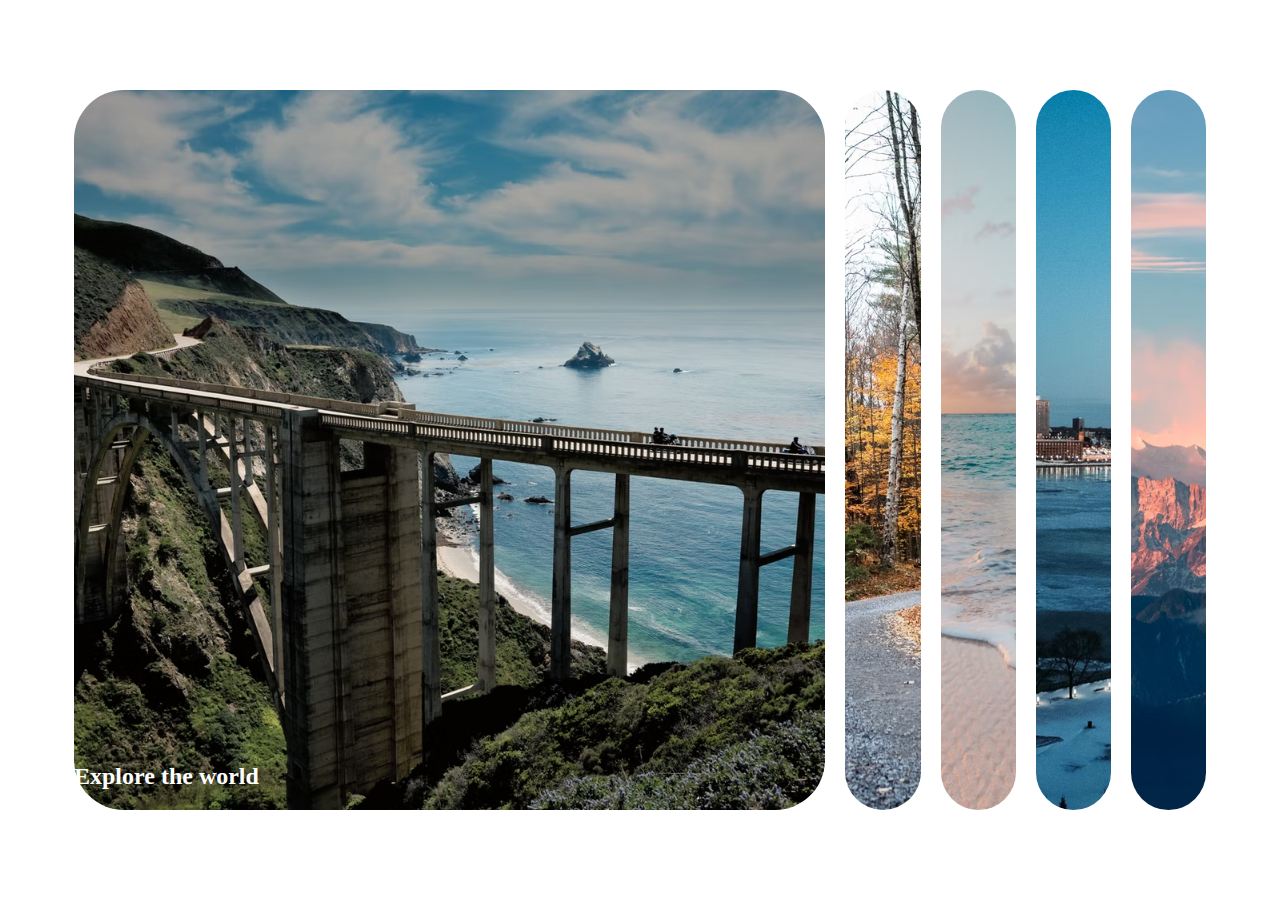
<file: 50/day01/index.html>
<!DOCTYPE html>
<html lang="en">
<head>
    <meta charset="UTF-8">
    <title>Title</title>
    <link rel="stylesheet" href="./index.css">

</head>
<body>
<div class="container">
    <div class="panel active"
         style="background-image: url('./img/photo-01.avif') ">
        <h3> Explore the world</h3>
    </div>
    <div class="panel"
         style="background-image: url('./img/photo-02.avif') ">
        <h3> Explore the world</h3>
    </div>
    <div class="panel"
         style="background-image: url('./img/photo-03.avif') ">
        <h3> Explore the world</h3>
    </div>
    <div class="panel"
         style="background-image: url('./img/photo-04.avif') ">
        <h3> Explore the world</h3>
    </div>
    <div class="panel"
         style="background-image: url('./img/photo-05.avif') ">
        <h3> Explore the world</h3>
    </div>

    <script src="./index.js"></script>

</div>
<script src="./index.js"></script>
</body>
</html>
</file>
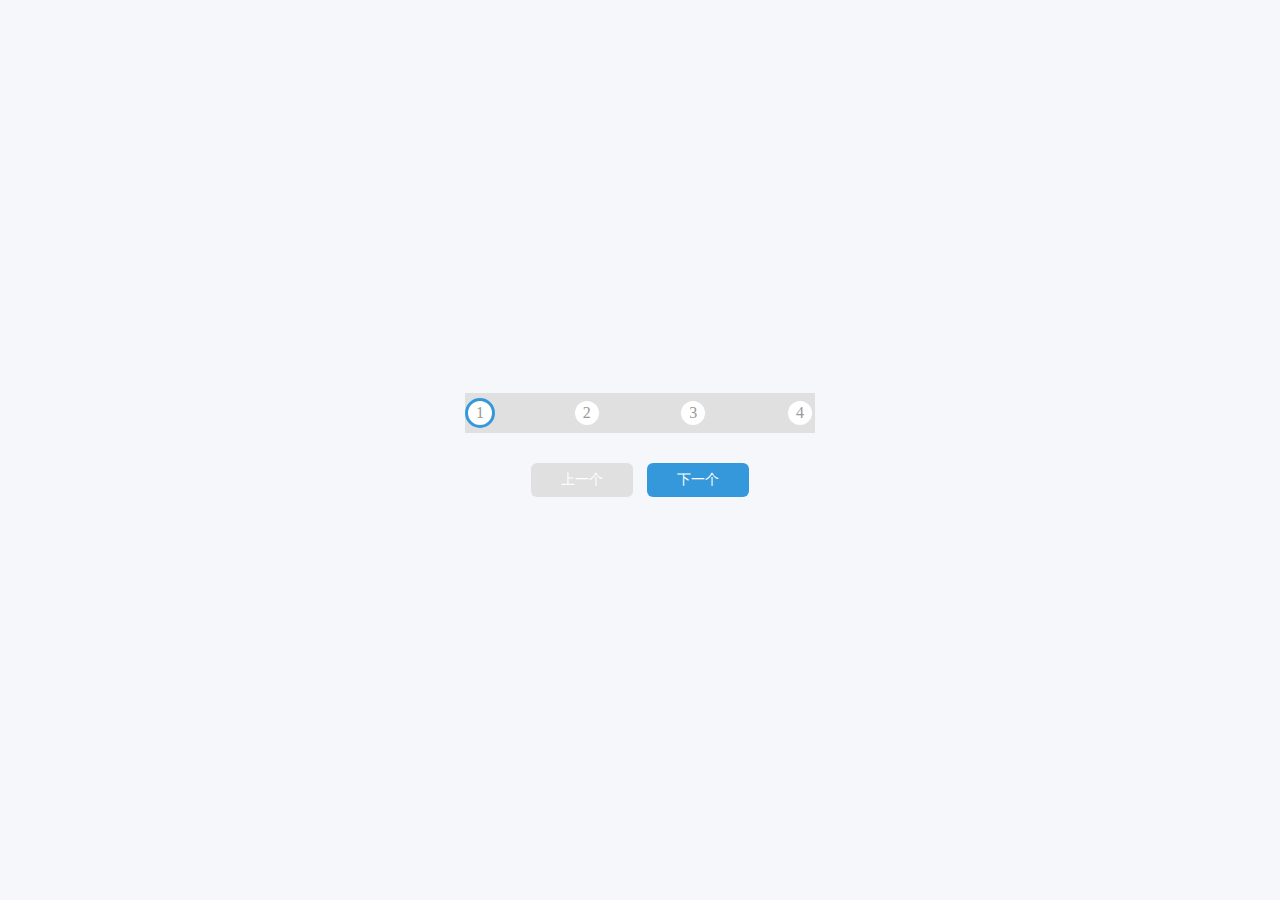
<file: 50/day02/02.html>
<!DOCTYPE html>
<html lang="en">
<head>
    <meta charset="UTF-8">
    <title>第二个项目--步骤器</title>
    <link rel="stylesheet" href="02.css">
</head>
<body>
<div class="container">
    <div class="progress_container">
        <div class="progress" id="progress"></div>
        <div class="circle active">1</div>
        <div class="circle">2</div>
        <div class="circle">3</div>
        <div class="circle">4</div>
    </div>
    <button class="btn" id="prev" disabled>上一个</button>
    <button class="btn" id="next">下一个</button>

</div>

<script src="02.js"></script>
</body>
</html>
</file>
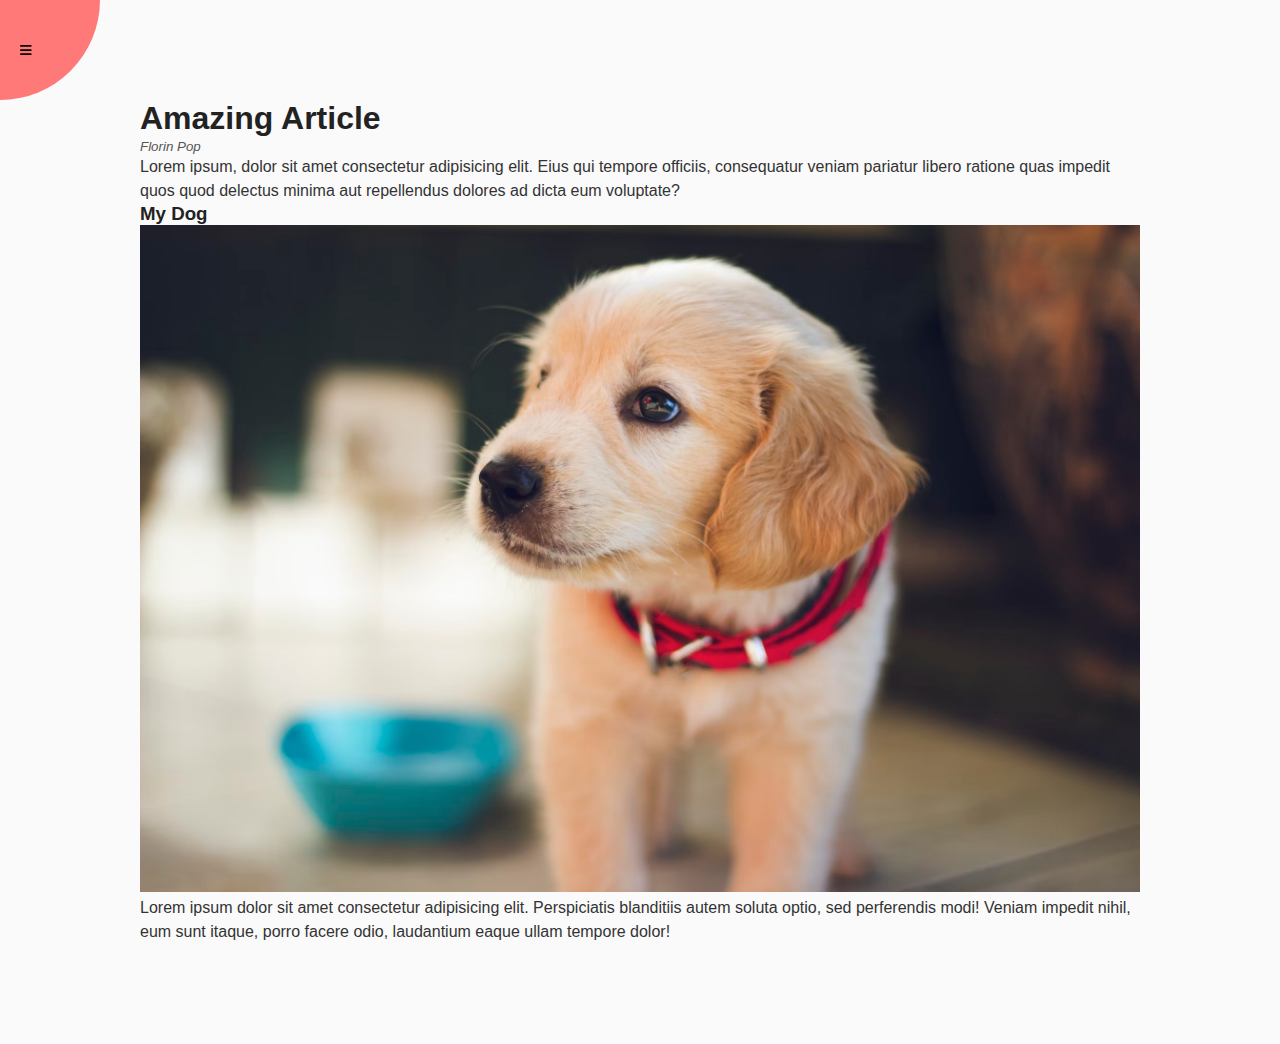
<file: 50/day03/03.html>
<!DOCTYPE html>
<html lang="en">

<head>
  <meta charset="UTF-8">
  <meta name="viewport" content="width=device-width, initial-scale=1.0">
  <title>第三个项目-网页旋转</title>
  <link href="https://cdn.bootcdn.net/ajax/libs/font-awesome/6.4.0/css/all.min.css" rel="stylesheet">
  <link rel="stylesheet" href="./03.css">
</head>

<body>
  <div class="container">
    <div class="circle-container">
      <div class="circle">
        <button class="close">
          <i class="fas fa-times"></i>
        </button>
        <button class="open">
          <i class="fas fa-bars"></i>
        </button>
      </div>
    </div>
    <div class="content">
      <h1>Amazing Article</h1>
      <small>Florin Pop</small>
      <p>Lorem ipsum, dolor sit amet consectetur adipisicing elit. Eius qui tempore officiis, consequatur veniam
        pariatur libero ratione quas impedit quos quod delectus minima aut repellendus dolores ad dicta eum voluptate?
      </p>
      <h3>My Dog</h3>
      <img src="./img/photo-1507146426996-ef05306b995a.avif" alt="">
      <p>Lorem ipsum dolor sit amet consectetur adipisicing elit. Perspiciatis blanditiis autem soluta optio, sed
        perferendis modi! Veniam impedit nihil, eum sunt itaque, porro facere odio, laudantium eaque ullam tempore
        dolor!</p>
    </div>
  </div>
  <nav>
    <ul>
      <li><i class="fas fa-home"></i> Home</li>
      <li><i class="fas fa-user-alt"></i> About</li>
      <li><i class="fas fa-envelope"></i> Contact</li>
    </ul>
  </nav>


  <script src="./03.js">

  </script>
</body>

</html>
</file>
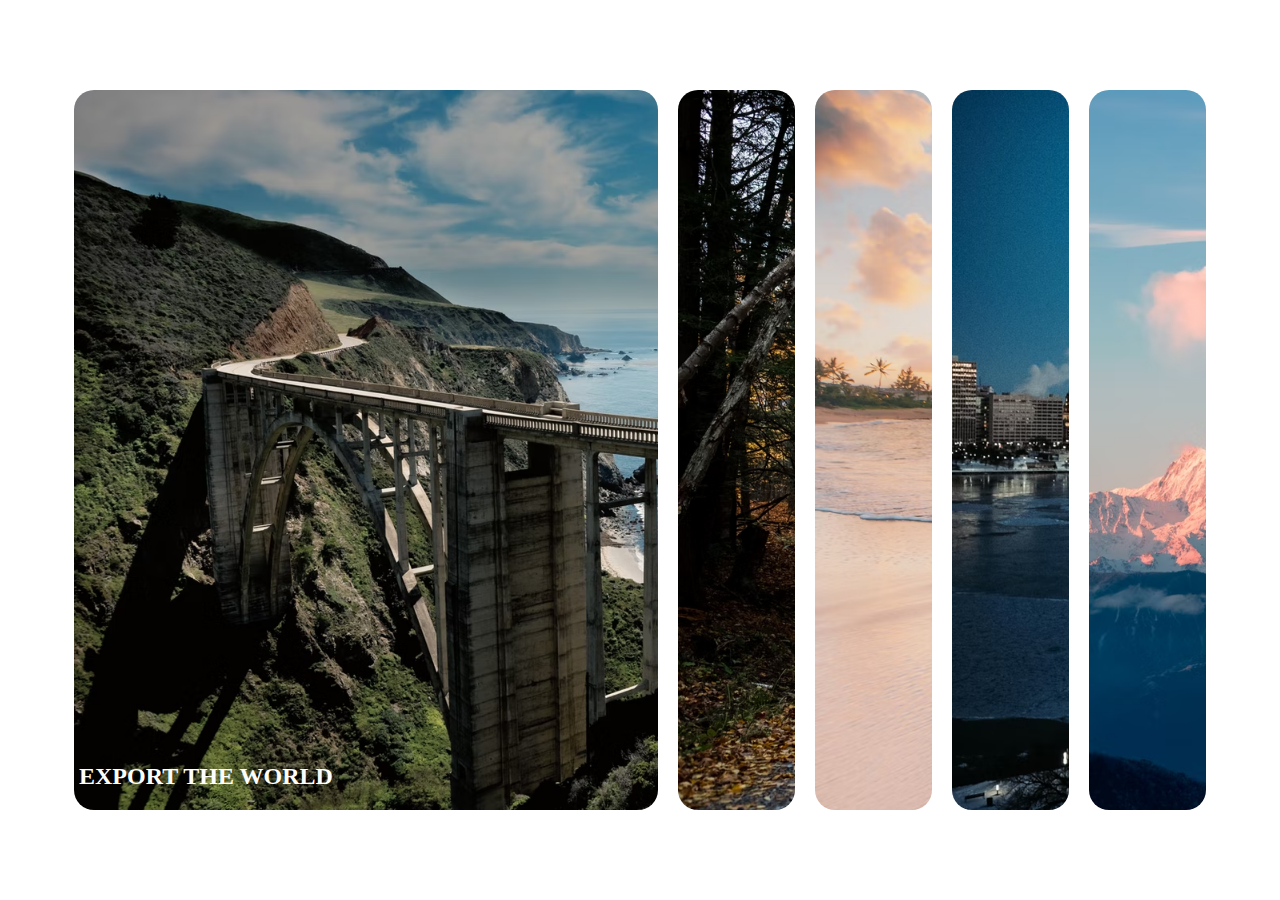
<file: 50_me/day01/01.html>
<!DOCTYPE html>
<html lang="en">
<head>
    <meta charset="UTF-8">
    <meta name="viewport" content="width=device-width, initial-scale=1.0">
    <title>Document</title>
    <link rel="stylesheet" href="./01.css">
</head>
<body>
    <div class="container">
        <div class="panel active" style="background-image: url(./img/photo-01.avif);">
            <h3>EXPORT THE WORLD</h3>
        </div>
        <div class="panel" style="background-image: url(./img/photo-02.avif);">
            <h3>EXPORT THE WORLD</h3>
        </div>
        <div class="panel" style="background-image: url(./img/photo-03.avif);">
            <h3>EXPORT THE WORLD</h3>
        </div>
        <div class="panel" style="background-image: url(./img/photo-04.avif);">
            <h3>EXPORT THE WORLD</h3>
        </div>
        <div class="panel" style="background-image: url(./img/photo-05.avif);">
            <h3>EXPORT THE WORLD</h3>
        </div>
    </div>
    <script src="./01.js"></script>
</body>
</html>
</file>
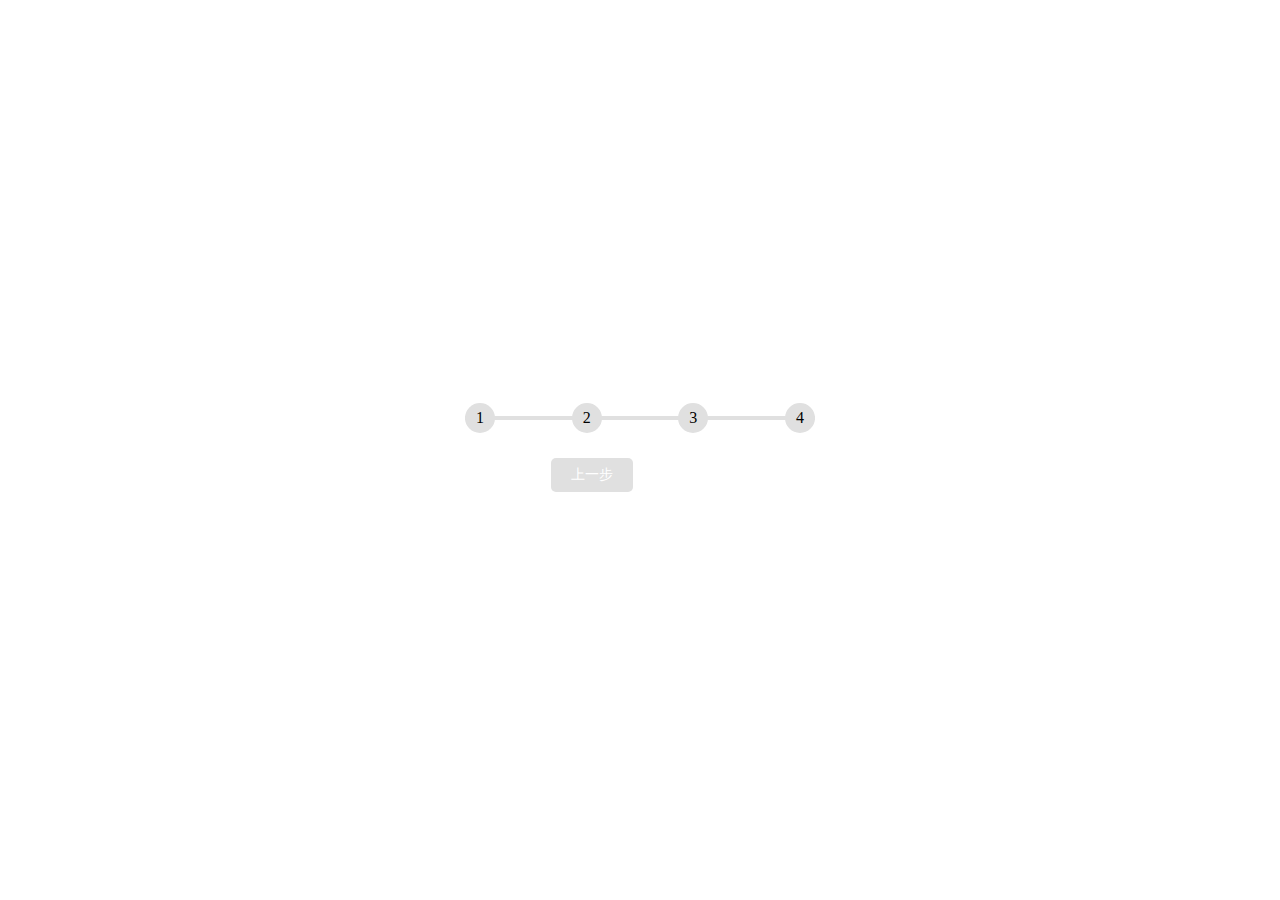
<file: 50_me/day02/02.html>
<!DOCTYPE html>
<html lang="en">
<head>
  <meta charset="UTF-8">
  <meta name="viewport" content="width=device-width, initial-scale=1.0">
  <title>第二天-步骤器</title>
  <link rel="stylesheet" href="./02.css">
</head>
<body>
  <div class="container">
    <div class="container_progress">
      <div class="progress" id="progress"></div>
      <div class="circle active">1</div>
      <div class="circle">2</div>
      <div class="circle">3</div>
      <div class="circle">4</div>
    </div>
    <button class="btn" id="prev" disabled>上一步</button>
    <button class="btn" id="next" > 下一步</button>
  </div>
  <script src="./02.js"></script>
</body>
</html>
</file>
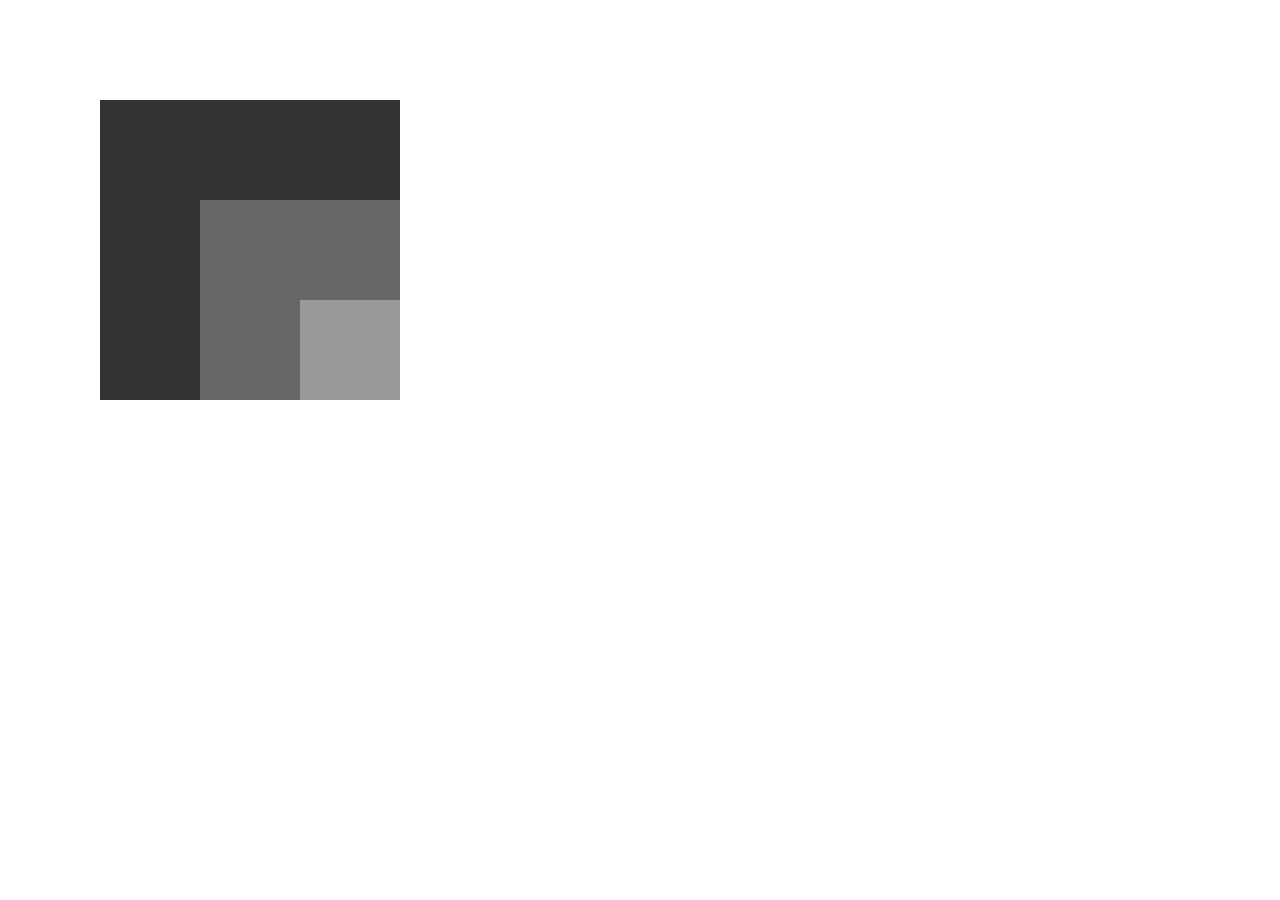
<file: 50_me/test/test.html>
<body>
  <style>
    body {
      margin: 0;
    }

    .box1 {
      width: 300px;
      height: 300px;
      margin: 100px;
      background: #333;
      overflow: hidden;
      position: relative;
    }

    .box2 {
      width: 200px;
      height: 200px;
      margin: 100px;
      background: #666;
      overflow: hidden;
      position: relative;
    }

    .box3 {
      width: 100px;
      height: 100px;
      margin: 100px;
      background: #999;
    }
  </style>
  <div class="box1">
    <div class="box2">
      <div class="box3"></div>
    </div>
  </div>
  <script>
    var oBox1 = document.querySelector('.box1');
    var oBox2 = document.querySelector('.box2');
    var oBox3 = document.querySelector('.box3');

    function offset(obj, direction) {
      //将top,left首字母大写,并拼接成offsetTop,offsetLeft
      var offsetDir = 'offset' + direction[0].toUpperCase() + direction.substring(1);

      var realNum = obj[offsetDir];
      var positionParent = obj.offsetParent;  //获取上一级定位元素对象

      while (positionParent != null) {
        realNum += positionParent[offsetDir];
        positionParent = positionParent.offsetParent;
      }
      return realNum;
    }
    console.log('box1: ' + offset(oBox1, 'left') + ',' + offset(oBox1, 'top'));
    console.log('box2: ' + offset(oBox2, 'left') + ',' + offset(oBox2, 'top'));
    console.log('box3: ' + offset(oBox3, 'left') + ',' + offset(oBox3, 'top'));
  </script>
</body>
</file>
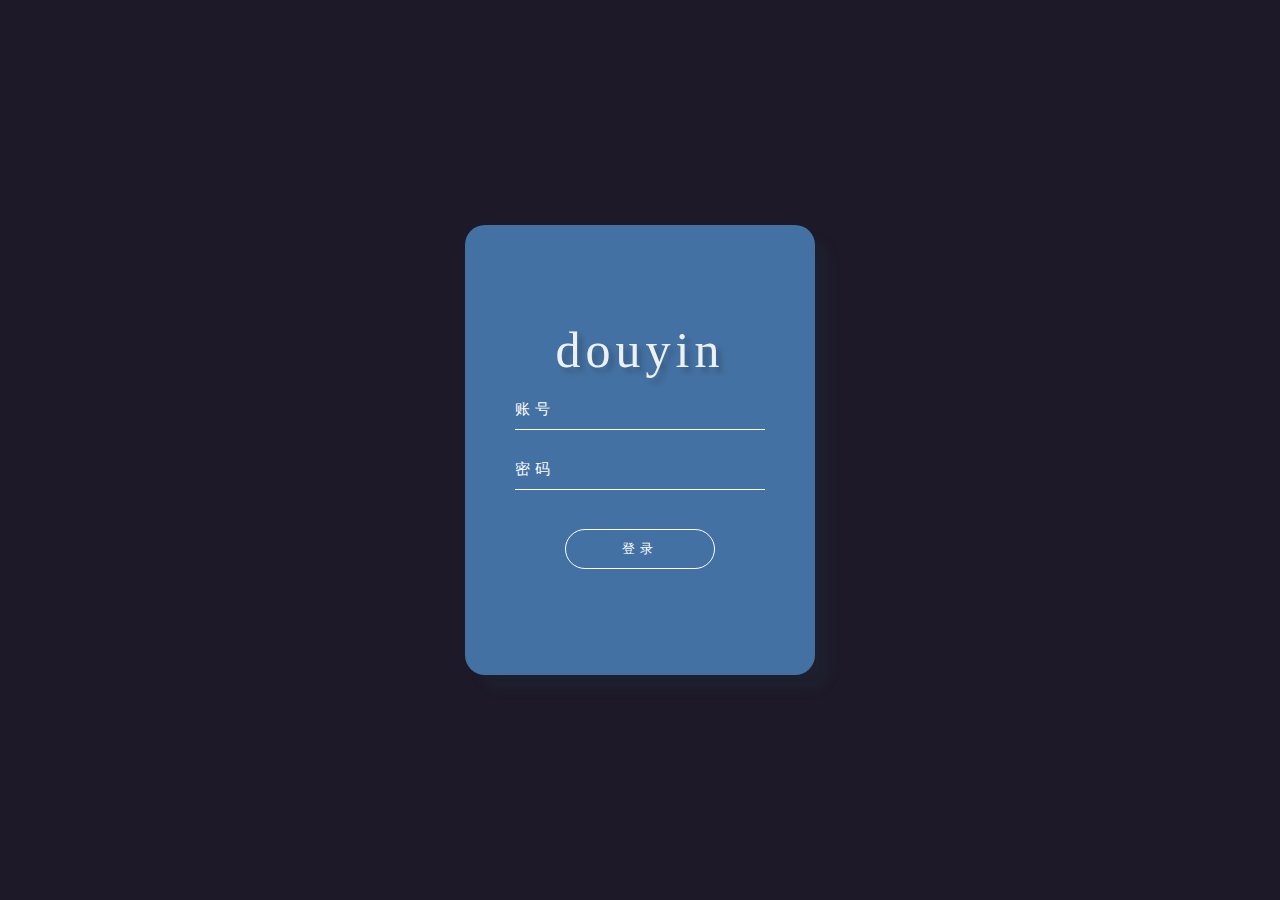
<file: progrem/day01/1.html>
<!DOCTYPE html>
<html lang="en">
<head>
    <meta charset="UTF-8">
    <title>用户登录</title>
    <link rel="stylesheet" href="1.css">
    <script src="../js/jquery-3.6.0.min.js"></script>
</head>
<body>
<div class="container">
    <h1>douyin</h1>
    <form action="">
        <input type="text" class="tbx" placeholder="账号"/>
        <input type="password" class="tbx" placeholder="密码"/>
        <input type="submit" class="sub" value="登录"/>
    </form>


</div>
<script>
    const con = document.querySelector('.container')
    let isIn = true;
    let isOUt = false;

    let span;
    con.addEventListener("mouseenter", (e) => {
        if (isIn) {
            let inX = e.clientX - e.target.offsetLeft;
            let inY = e.clientY - e.target.offsetTop;
            // console.log(e)
            // console.log(inX, inY);
            // console.log("haha", e.clientX, e.target.offsetLeft, e.offsetLeft)
            let el = document.createElement('span')
            el.style.left = inX + 'px';
            el.style.top = inY + 'px';
            con.appendChild(el);
            $('.container span').removeClass('out')
            $('.container span').addClass('in')
            span = document.querySelector('.container span')
            isIn = false;
            isOut = true;
        }

    })

    con.addEventListener('mouseleave', e => {
        if (isOut) {
            let outX = e.clientX - e.target.offsetLeft
            let outY = e.clientY - e.target.offsetTop

            $('.container span').removeClass('in')
            $('.container span').addClass('out')

            $('.out').css('left', outX + 'px')
            $('.out').css('top', outY + 'px')
            isOut = false
            setTimeout(() => {
                con.removeChild(span)
                isIn = true
            }, 500)
        }
    })
</script>
</body>
</html>
</file>
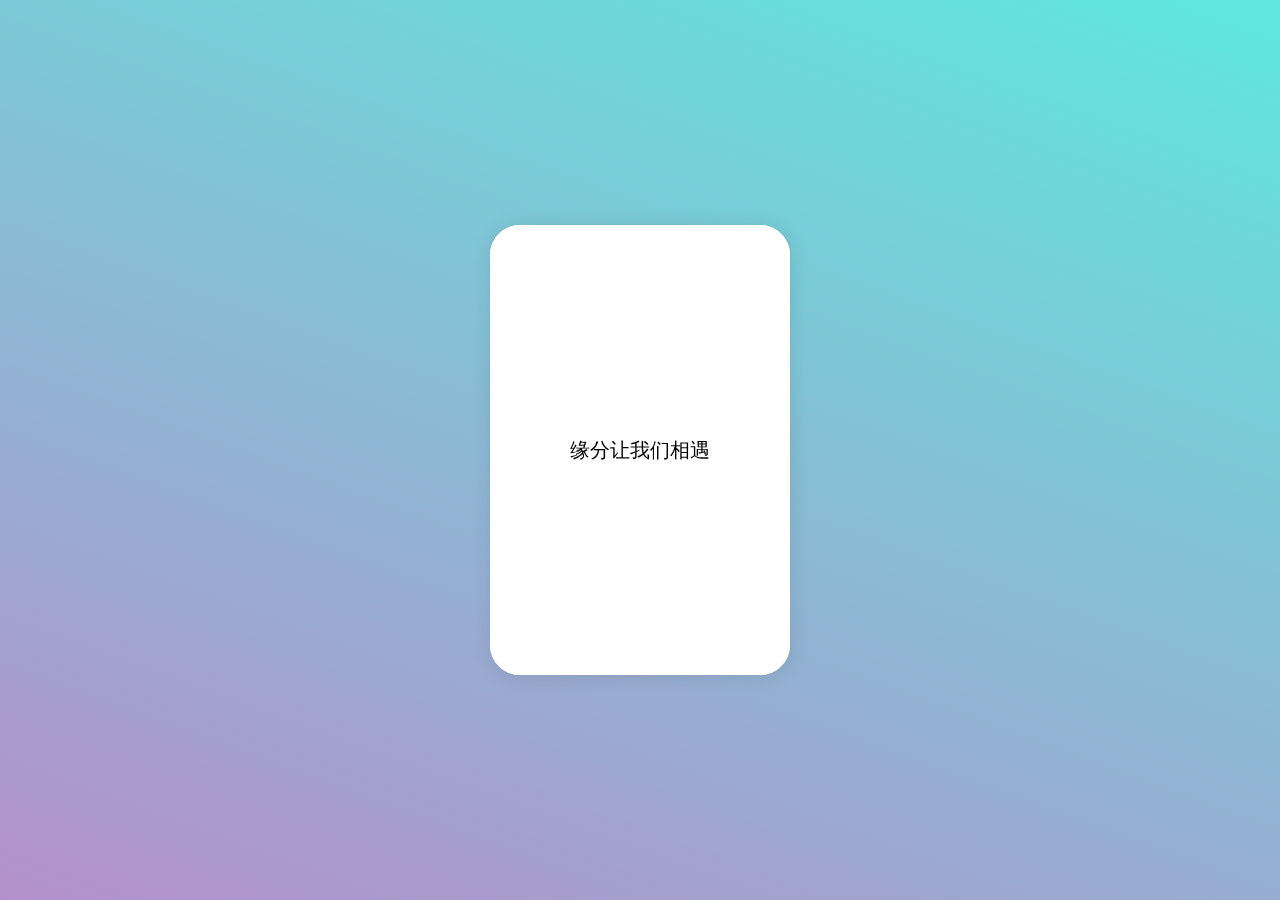
<file: progrem/day02/02.html>
<!DOCTYPE html>
<html lang="en">
<head>
    <meta charset="UTF-8">
    <title>3D旋转卡片</title>
    <link rel="stylesheet" href="02.css"/>
</head>
<body>
<div class="card">
    <div class="front">
        <p>缘分让我们相遇</p>
    </div>

    <div class="back">
        <p>求点赞~</p>
        <p>求关注~</p>
        <p>求评论~</p>
        <p>求收藏~</p>
    </div>

</div>
</body>
</html>
</file>
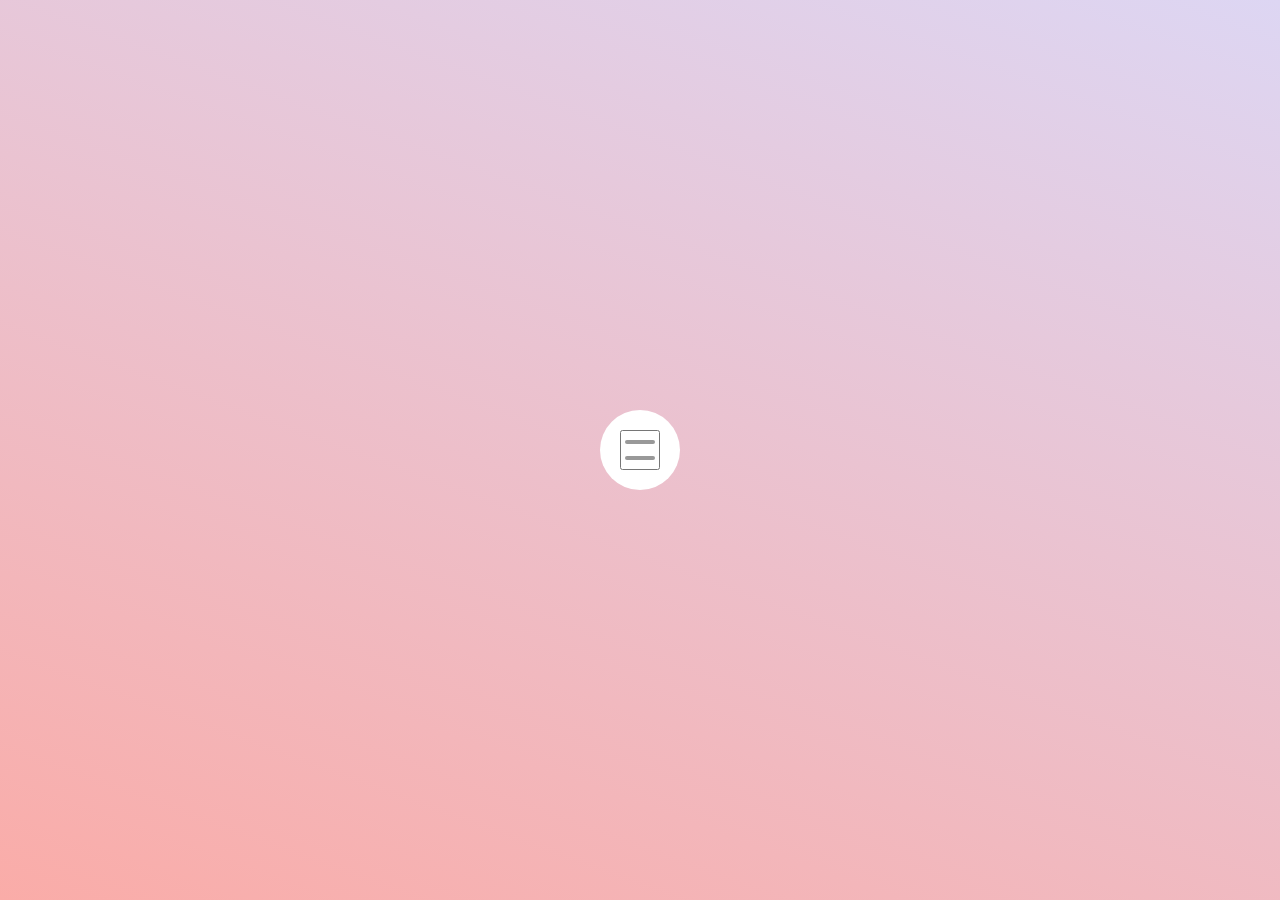
<file: progrem/day03/03.html>
<!DOCTYPE html>
<html lang="en">
<head>
    <meta charset="UTF-8">
    <title>html+CSS伸缩式导航栏</title>
    <link rel="stylesheet" href="03.css">
</head>
<body>
<div class="navbar">
    <input type="checkbox" name="">
    <span></span>
    <span></span>
    <ul>
        <li><a href="javascript:void(0)">点赞</a></li>
        <li><a href="javascript:void(0)">关注</a></li>
        <li><a href="javascript:void(0)">收藏</a></li>
        <li><a href="javascript:void(0)">评论</a></li>
        <li><a href="javascript:void(0)">分享</a></li>
    </ul>
</div>
</body>
</html>
</file>
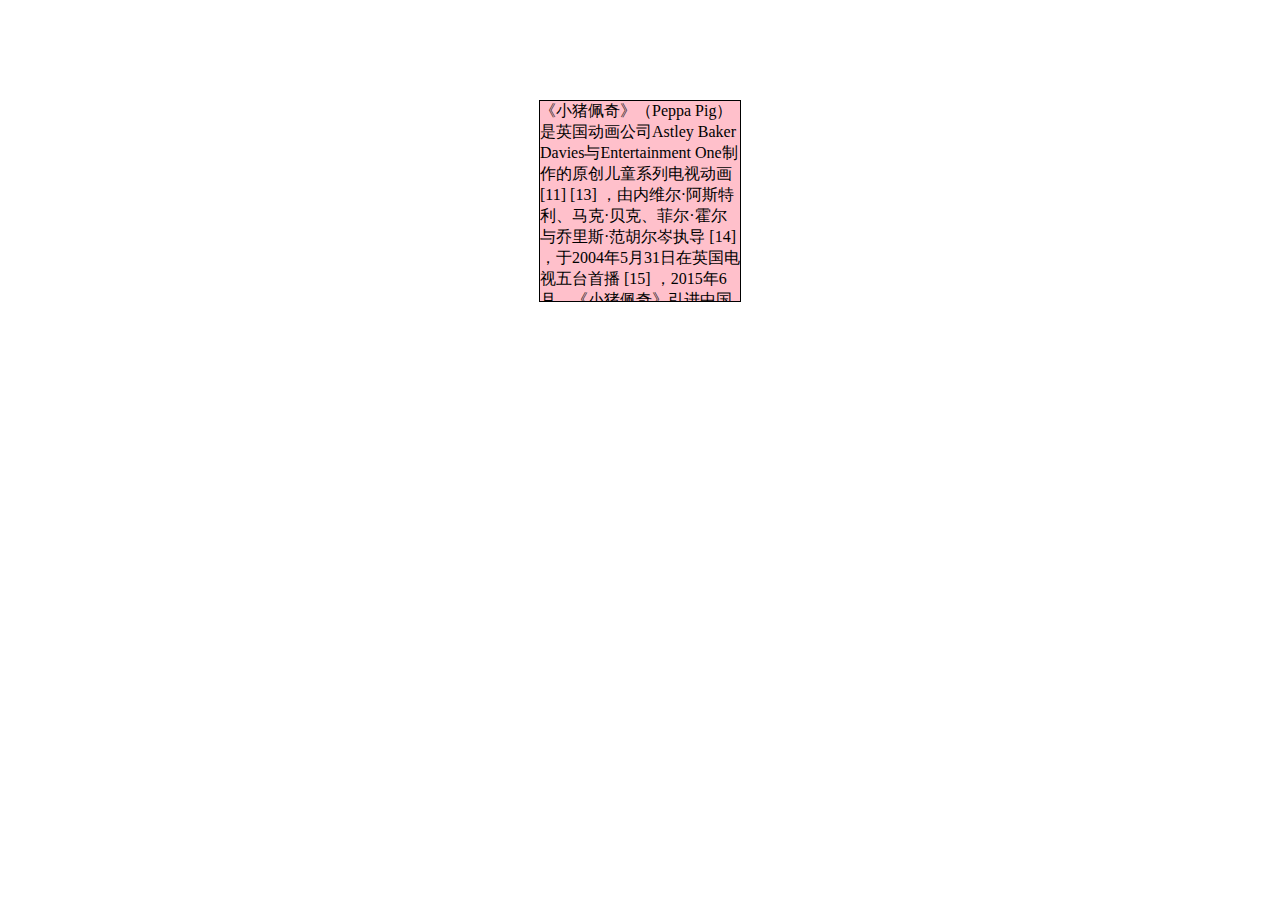
<file: 黑马前端作业/JavaScript/day01.html>
<!DOCTYPE html>
<html lang="en">
<head>
    <meta charset="UTF-8">
    <meta http-equiv="X-UA-Compatible" content="IE=edge">
    <meta name="viewport" content="width=device-width, initial-scale=1.0">
    <title>Document</title>
    <style>
        div{
            /* overflow: hidden; */
            /* overflow: visible; */
            /* overflow: scroll; */
            overflow: auto;
            width: 200px;
            height: 200px;
            background-color: pink;
            margin: 100px auto;
            border: 1px solid black;
        }
    </style>
</head>
<body>
<div>
    《小猪佩奇》（Peppa Pig）是英国动画公司Astley Baker Davies与Entertainment One制作的原创儿童系列电视动画 [11]  [13]  ，由内维尔·阿斯特利、马克·贝克、菲尔·霍尔与乔里斯·范胡尔岑执导 [14]  ，于2004年5月31日在英国电视五台首播 [15]  ，2015年6月，《小猪佩奇》引进中国大陆，并在中央电视台少儿频道首播 [17]  。
    中文名小猪佩奇原版名称Peppa Pig别    名粉红猪小妹(港、台)动画制作Astley Baker Davies、Contender Entertainment Group(第一季)、Rubber Duck Entertainment(第二季)、Entertainment One(第三季及以后，第三第四季以E1 Kids署名)类    型学龄前儿童动画出品公司Astley Baker Davies、Entertainment One、英国电视五台地    区英国发行公司Contender Entertainment Group(2004年-2007年)
    Entertainment One(2009年-)导    演内维尔·阿斯特利、马克·贝克、菲尔·霍尔、乔里斯·范胡尔岑编    剧内维尔·阿斯特利、马克·贝克、艾利森·斯诺登、山姆·莫里森、菲尔·霍尔首播电视台英国电视五台、Nick Jr音    乐朱利安·诺特播放期间2004年5月31日—网络播放爱
</div>
</body>
</html>
</file>
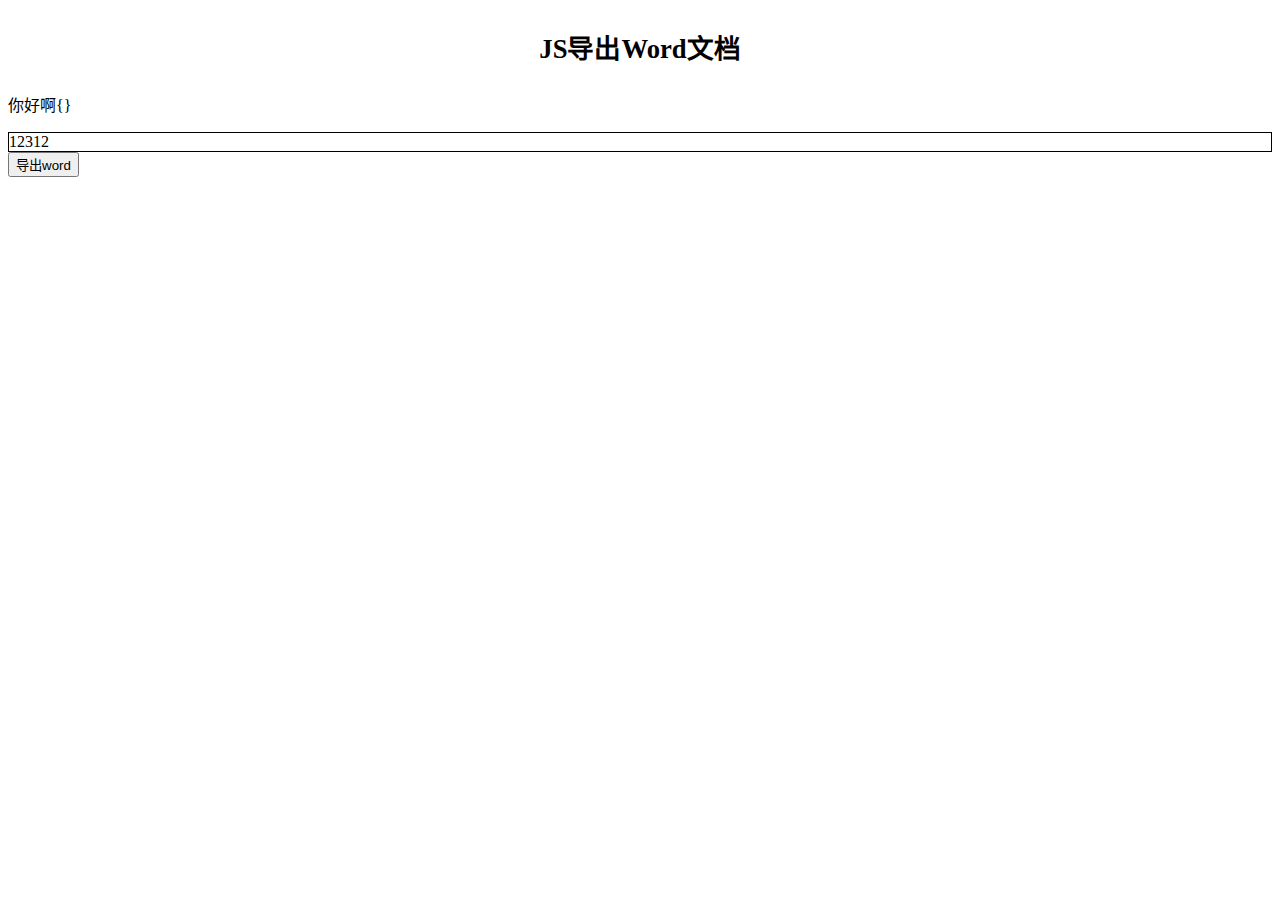
<file: 黑马前端作业/JavaScript/test.html>
<!DOCTYPE html>
<html>
<head lang="en">
    <meta charset="UTF-8">
    <title>生成word文档</title>
    <script src="js/jquery-3.6.0.min.js"></script>
</head>
<body lang=ZH-CN style='tab-interval:21.0pt'>
<div class="word">
    <p align="center" style="font-size:20pt;font-weight:bold;">JS导出Word文档</p>
    <p  style=";">你好啊{}</p>
    <div style="border:1px solid black">12312</div>


</div>
<input type="button" value="导出word">
<!--<script src="https://cdn.bootcss.com/jquery/2.2.4/jquery.js"></script>-->
<script type="text/javascript" src="js/jquery-3.6.0.min.js"></script>
<script type="text/javascript" src="js/FileSaver.js"></script>
<script type="text/javascript" src="js/jquery.wordexport.js"></script>
<script>
    $(function(){
        $("input[type='button']").click(function(event) {
            $(".word").wordExport('生成word文档');
        });
    })
</script>
</body>
</html>
</file>
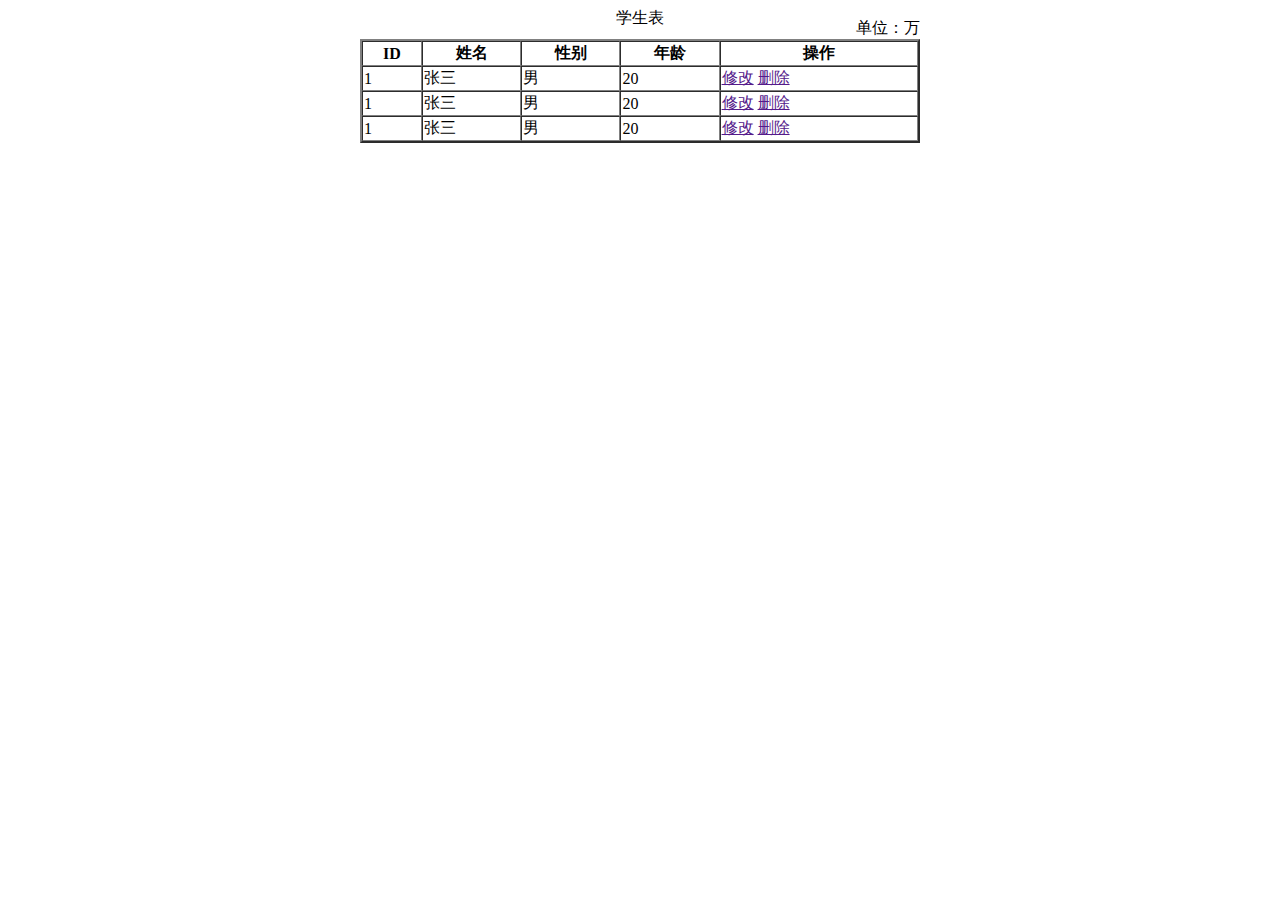
<file: 黑马前端作业/JavaScript/test1.html>
<!DOCTYPE html>
<html lang="en">
<head>
    <meta charset="UTF-8">
    <title>Title</title>
</head>
<body>
<div style="width:560px;margin:0 auto;position: relative;">
    <em style="font-style:normal; position: absolute; right: 0;top:10px;">单位：万</em>
    <table align="center" border="2" style="border-spacing: 0; width:560px;">
        <caption style="margin-bottom: 10px;">学生表</caption>

        <tbody style="">

        <tr>
            <th>ID</th>
            <th>姓名</th>
            <th>性别</th>
            <th>年龄</th>
            <th>操作</th>
        </tr>
        <tr>
            <td>1</td>
            <td>张三</td>
            <td>男</td>
            <td>20</td>
            <td>
                <a href="">修改</a>
                <a href="">删除</a>
            </td>
        </tr>
        <tr>
            <td>1</td>
            <td>张三</td>
            <td>男</td>
            <td>20</td>
            <td>
                <a href="">修改</a>
                <a href="">删除</a>
            </td>
        </tr>
        <tr>
            <td>1</td>
            <td>张三</td>
            <td>男</td>
            <td>20</td>
            <td>
                <a href="">修改</a>
                <a href="">删除</a>
            </td>
        </tr>
        </tbody>

    </table>
</div>


</body>
</html>
</file>
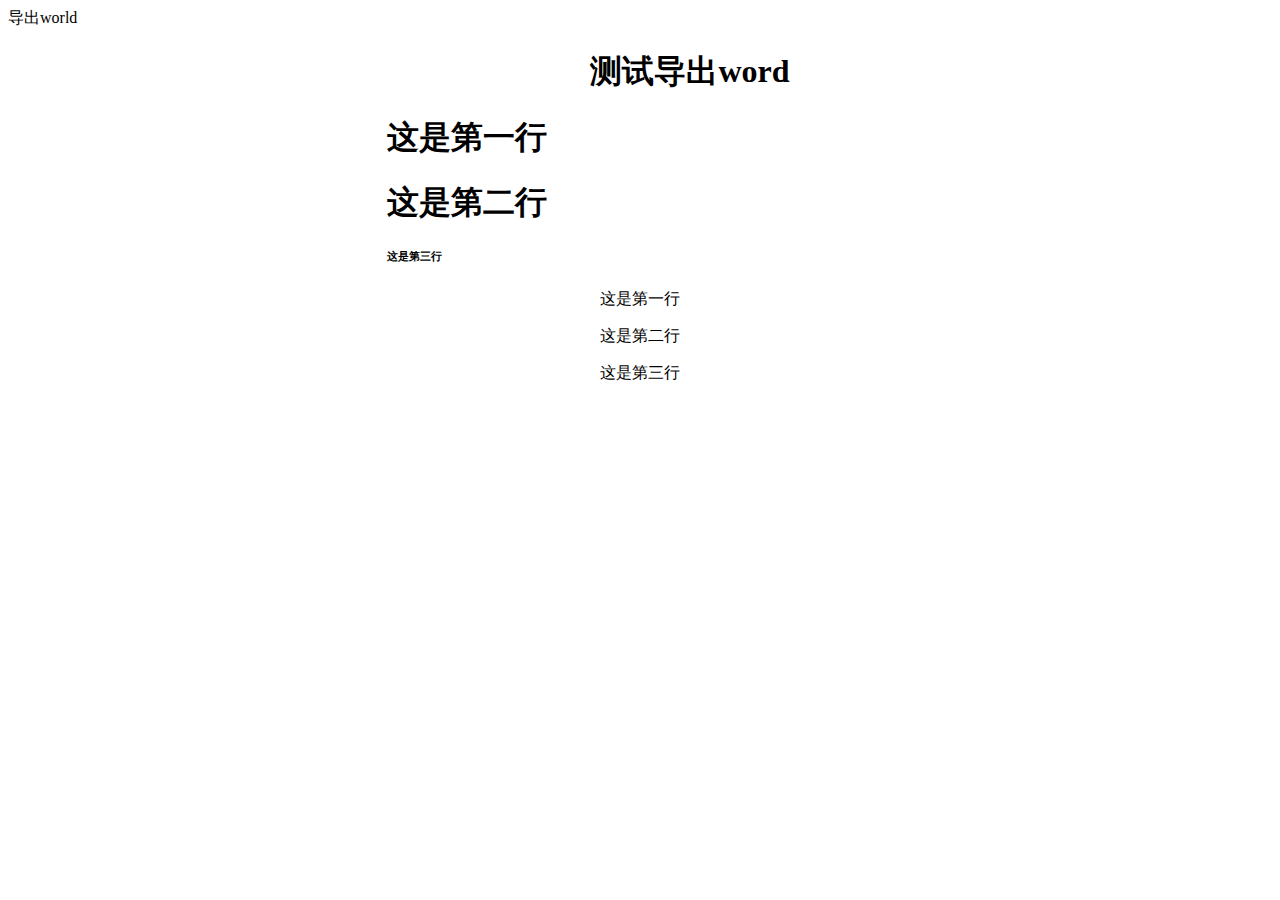
<file: 黑马前端作业/JavaScript/transfrom.html>
<!DOCTYPE html>
<html lang="en">
<head>
    <meta charset="UTF-8">
    <title>Title</title>


</head>
<body>
<div class="btn">导出world</div>
<div id="demo" style="padding: 0 30%;">
    <h1 style="text-align: center;margin-left: 100px;">测试导出word</h1>
    <h1>这是第一行</h1>
    <h1 style="page-break-before:always">这是第二行</h1>
    <h6>这是第三行</h6>
    <p style="text-align: center;page-break-before:always">这是第一行</p>
    <p style="text-align: center;">这是第二行</p>
    <p style="text-align: center;">这是第三行</p>

</div>
<script type="text/javascript" src="js/jquery-3.6.0.min.js"></script>
<script type="text/javascript" src="js/FileSaver.js"></script>
<script type="text/javascript" src="js/jquery.wordexport.js"></script>
<script>
    let data = {
        fileName: "测试word",//文档名
        fileType: ".doc",//文档类型  经测试  可以doc xls html 其他的自己去试
        isHeader:true,//是否显示页眉  *xls  不要设置页眉页脚  改为false
        isFooter:true,//是否显示页脚  *xls  不要设置页眉页脚  改为false
        header: '测试页眉',//页眉标题
        footer:'测试页脚',//页脚标题
// styles: $("#reportWrap"),//要导出的内容style
// updateExportCss:$("#updateExportCss")//需要修改导出的word样式  宽度高度 margin之类的
    }
    // $(".btn").click(function(){
    //     $("#demo").wordExport(data);
    // })
    $(function (){
        $(".btn").click(function(){
            $("#demo").wordExport("测试word");
        })
    })
</script>

</body>
</html>
</file>
<file: 50/day01/index.css>
* {
    margin: 0;
    padding: 0;
    box-sizing: border-box;
}

body {
    font-family: "Muli", cans-serif, serif;
    display: flex;
    align-items: center;
    justify-content: center;
    height: 100vh;
    overflow: hidden;
    margin: 0;
}

.container {
    display: flex;
    width: 90vw;
}

.panel {
    background-size: cover;
    background-position: center;
    background-repeat: no-repeat;
    height: 80vh;
    border-radius: 50px;
    color: #fff;
    cursor: pointer;
    flex: 0.5;
    margin: 10px;
    position: relative;
    -webkit-transition: all 700ms ease-in;
}

.panel h3 {
    font-size: 24px;
    position: absolute;
    bottom: 20px;
    margin: 0;
    opacity: 0;
}

.panel.active {
    flex: 5;
}

.panel.active h3 {
    opacity: 1;
    transition: opacity 0.3s ease-in 0.4s;
}
</file>
<file: 50/day02/02.css>
:root {
    --line-border-fill: #3498db;
    --line-border-empty: #e0e0e0
}

* {
    box-sizing: border-box;
}

body {
    background-color: #f6f7fb;
    display: flex;
    justify-content: center;
    align-items: center;
    height: 100vh;
    overflow: hidden;
    margin: 0;
}

.container {
    text-align: center;
}

.progress_container {
    display: flex;
    justify-content: space-between;
    position: relative;
    margin-bottom: 30px;
    max-width: 100%;
    width: 350px;
}

.progress_container::before {
    content: '';
    background-color: var(--line-border-empty);
    position: absolute;
    top: 50%;
    left: 0;
    transform: translateY(-50%);
    height: 40px;
    width: 100%;
    z-index: -1;

}

.progress {
    background-color: var(--line-border-fill);
    position: absolute;
    top: 50%;
    left: 0;
    transform: translateY(-50%);
    height: 4px;
    width: 0;
    z-index: -1;
}

.circle {
    background-color: #fff;
    color: #999;
    border-radius: 50%;
    height: 30px;
    width: 30px;
    display: flex;
    justify-content: center;
    align-items: center;
    border: 3px solid var(--line-border-empty);
    transition: all0 .4s ease;

}

.circle.active {
    border-color: var(--line-border-fill);
}

.btn {
    background-color: var(--line-border-fill);
    color: #fff;
    border: 0;
    border-radius: 6px;
    cursor: pointer;
    font-family: inherit;
    padding: 8px 30px;
    margin: 5px;
    font-size: 14px;
}

.btn:active {
    transform: scale(0.98);
}

.btn:focus {
    outline: 0;
}

.btn:disabled {
    background-color: var(--line-border-empty);
    cursor: not-allowed;
}
</file>
<file: 50/day03/03.css>
*{
  padding: 0;
  margin: 0;
  box-sizing: border-box;
}

body{
  font-family: sans-serif;
  background-color:#333;
  color: #222;
  overflow-x:hidden;

}

.container{
  background-color:#fafafa;
  transform-origin: top left;
  transition: transform 0.5s linear;
  width: 100vw;
  min-height: 100vh;
  padding: 50px;
}

.container.show-nav{
  transform: rotate(-20deg);
}
.circle-container{
  position: fixed;
  top: -100px;
  left: -100px;
}

.circle{
  background-color: #ff7979;
  height: 200px;
  width: 200px;
  border-radius: 50%;
  position: relative;
  transition: transform 0.5s linear;
}

.container.show-nav .circle{
  transform: rotate(-70deg);
}

.circle button{
  cursor: pointer;
  position: absolute;
  top: 50%;
  left: 50%;
  height:100px;
  background: transparent;
  border: 0;
}
.circle button:focus{
  outline: none;
}

.circle button.open{
  left: 60%;
}

.circle button.close{
  top: 60%;
  transform: rotate(90deg);
  transform-origin: top left;
}
/* 前面存在，对后面的兄弟元素进行操作  +号是兄弟元素 */
.container.show-nav+nav li{
  transform:translateX(0);
  transition-delay: 0.3s;
}
nav{
  position: fixed;
  bottom: 40px;
  left: 0;
  z-index: 100;
}
nav ul{
  list-style-type: none;
  padding-left: 30px;

}
nav ul li{
  text-transform: uppercase;
  color: #fff;
  margin: 40px 0;
  transform: translateX(-100%);
  transition: transform 0.4s ease-in;
}

nav ul li+li{
  margin-left: 15px;
  transform: translateX(-150%);
}
nav ul li+li+li{
  margin-left: 30px;
  transform: translateX(-200%);
}
nav a{
  color: #fafafa;
  text-decoration: none;
  transition: all 0.5s;
}
nav a:hover{
  color: #ff7979;
  font-weight: bold;
}
.content img{
  max-width: 100%;

}
.content{
  max-width: 1000px;
  margin: 50px auto;
}

.content h1{
  margin: 0;
}
.content small{
  color: #555;
  font-style:italic;
}

.content p{
  color: #333;
  line-height: 1.5;
}
</file>
<file: 50_me/day01/01.css>
*{
  padding: 0;
  margin: 0;
  box-sizing: border-box;
}

body{
  display: flex;
  justify-content: center;
  align-items: center;
  height: 100vh;
  background-color: #fff;

}

.container{
  display: flex;
  width: 90vw;
  
}

.panel{
  background-size:cover;
  flex: 1;
  height: 80vh;
  border-radius: 20px;
  margin: 10px;
  position: relative;

}
.panel h3{
  bottom: 20px;
  left: 5px;
  position: absolute;
  color:#fff;
  font-size: 24px;
  opacity: 0;
}
.panel.active{
  flex: 5;
  opacity: 1;

  transition: all 0.3 ease-in;
}
.panel.active h3{
  opacity: 1;
  transition: opacity 0.3s ease-in;
}
</file>
<file: 50_me/day02/02.css>
:root {
  --line-box-empty: #e0e0e0;
  --line-box-full: #3498db;
}
*{
  margin: 0;
  padding: 0;
  box-sizing: border-box;
}
body{
  display: flex;
  justify-content: center;
  align-items: center;
  height: 100vh;
  background-color: #fff;

}

.container{
 text-align: center;

}
.container_progress{
  display: flex;
  justify-content: space-between;
  position: relative;
  width: 350px;
  margin-bottom: 20px;


}
.container_progress:before{
  content: "";
  position: absolute;
    width: 100%;
    height: 4px;
    background-color: var(--line-box-empty);
    top: 50%;
    left: 0;
    margin-top: -2px;
    z-index: -1;
}
.progress{
  position: absolute;
 width: 0%;
 height: 4px;
 background-color: var(--line-box-fill);
 top: 50%;
 left: 0;
 margin-top: -2px;
 z-index: -1;
}
.circle{
  display: flex;
  justify-content: center;
  align-items: center;
  width: 30px;
  height: 30px;
  border-radius: 50%;
  background-color: var(--line-box-empty);
  border: 3px solid var(--line-box-empty);
}
.circle.active{
  border: 3px solid var(--line-box-fill);
}

.btn{
  padding: 8px 20px;
  background-color:var(--line-box-fill);
  margin: 5px;
  border-radius: 5px;
  border: none;
  color: #fff;
cursor:pointer;
font-size: 14px;
}
.btn:active{
  transform: scale(0.98);

}
.btn:focus{
outline: none;
}
.btn:disabled{
  background-color: var(--line-box-empty);
  cursor:not-allowed
}
</file>
<file: progrem/day01/1.css>
* {
    margin: 0;
    padding: 0;
}

body {

    height: 100vh;
    display: flex;
    justify-content: center;
    align-items: center;
    background-color: #1d1928;
}

.container {
    display: flex;
    justify-content: center;
    align-items: center;
    flex-direction: column;
    width: 350px;
    height: 450px;
    border-radius: 20px;
    background-color: #4471a3;
    /*    盒子阴影*/
    box-shadow: 15px 15px 10px rgba(33, 45, 58, 0.3);
    overflow: hidden;
    position: relative;
}

.container form {
    width: 350px;
    height: 200px;
    display: flex;
    justify-content: space-around;
    flex-direction: column;
    align-items: center;
    z-index: 1;
}

.container form .tbx {
    width: 250px;
    height: 40px;
    outline: none;
    border: none;
    border-bottom: 1px solid #FFF;
    background: none;
    color: #fff;
    font-size: 15px;
}

/*设置文本框提示文本的样式*/
.container form .tbx::placeholder {
    color: #fff;
    font-size: 15px;
    letter-spacing: 5px;
}

.container form .sub {
    width: 150px;
    height: 40px;
    outline: none;
    border: 1px solid #fff;
    border-radius: 20px;
    letter-spacing: 5px;
    color: #fff;
    background: none;
    cursor: pointer;
    margin-top: 20px;

}


.container h1 {
    color: #ecf0f1;
    font-size: 50px;
    letter-spacing: 5px;
    font-weight: 100;
    text-shadow: 5px 5px 5px rgba(33, 45, 58, 0.3);
    z-index: 1;
}

.container .in {
    position: absolute;
    top: 0;
    left: 0;
    display: block;
    width: 0;
    height: 0;
    border-radius: 50px;
    background: #cf455f;
    transform: translate(-50%, -50%);
    animation: in 0.5s ease-out forwards;
}

.container .out {
    position: absolute;
    top: 0;
    left: 0;
    display: block;
    width: 1200px;
    height: 1200px;
    border-radius: 50%;
    background: #cf455f;
    transform: translate(-50%, -50%);
    animation: out 0.5s ease-out forwards;
}

@keyframes in {
    0% {
        width: 0;
        height: 0;
    }
    100% {
        width: 1200px;
        height: 1200px;
    }
}

@keyframes out {
    0% {
        width: 1200px;
        height: 1200px;
    }
    100% {
        width: 0;
        height: 0;
    }
}
</file>
<file: progrem/day02/02.css>
* {
    margin: 0;
    padding: 0;
}

body {
    display: flex;
    justify-content: center;
    align-items: center;
    height: 100vh;
    background-image: linear-gradient(200deg, #5ee7df, #b490ca);
    perspective: 1000px;
}

.card {
    position: relative;
    width: 300px;
    height: 450px;
    border-radius: 30px;
    cursor: pointer;
    background-color: #fff;
    box-shadow: 1px 1px 20px rgba(0, 0, 0, 0.1);
    transform-style: preserve-3d;
    animation: rotate-reverse 2s cubic-bezier(0.66, -0.47, 0.33, 1.5) forwards;
}

.card:hover {
    animation: rotate 2s cubic-bezier(0.66, -0.47, 0.33, 1.5) forwards;

}

.front, .back {
    position: absolute;
    top: 0;
    left: 0;
    width: 100%;
    height: 100%;
    display: flex;
    flex-direction: column;
    align-items: center;
    justify-content: space-around;
    font-size: 20px;
    background-color: #fff;
    border-radius: 30px;
    backface-visibility: hidden;
}

.back {
    transform: rotateY(180deg)
}

@keyframes rotate {
    0% {
        transform: rotateY(0deg);
    }
    100% {
        transform: rotateY(180deg);
    }
}

@keyframes rotate-reverse {
    0% {
        transform: rotateY(180deg);
    }
    100% {
        transform: rotateY(0deg);
    }
}
</file>
<file: progrem/day03/03.css>
* {
    margin: 0;
    padding: 0;
}

body {
    height: 100vh;
    background: linear-gradient(200deg, #ddd6f3, #faaca8)
}

body, .navbar, .navbar ul {
    display: flex;
    justify-content: center;
    align-items: center;
}

.navbar {
    position: relative;
    padding: 20px;
    background-color: #fff;
    border-radius: 50px;
}

.navbar input {
    width: 40px;
    height: 40px;
    opacity: 1;
    cursor: pointer;

}

.navbar span {
    position: absolute;
    left: 25px;
    width: 30px;
    height: 4px;
    top: calc(50% - 10px);
    border-radius: 15px;
    background-color: #999;
    pointer-events: none;
    transition: transform .3s ease-in-out, top .3s ease-in-out 0.3s;

}

.navbar span:nth-child(3) {
    top: calc(50% + 6px);
}

.navbar ul {
    width: 0;
    overflow: hidden;
    transition: all 0.5s;
    white-space: nowrap;
}

.navbar ul li {
    list-style: none;
    margin: 0 15px;
}

.navbar ul li a {
    text-decoration: none;
    font-size: 20px;
    font-weight: 700;
    color: #333;
}

.navbar ul li a:hover {
    color: #fb7299;
}

.navbar input:checked ~ ul {
    width: 350px;
}

.navbar input:checked ~ span:nth-child(2) {
    top: calc(50% - 2px);
    transform: rotate(-45deg);
    background-color: #fb7299;
    transition: top .3s ease-in-out, transform 0.3s ease-in-out 0.3s;
}

.navbar input:checked ~ span:nth-child(3) {
    top: calc(50% - 2px);
    transform: rotate(45deg);
    background-color: #fb7299;
    transition: top .3s ease-in-out, transform 0.3s ease-in-out 0.3s;
}
</file>
